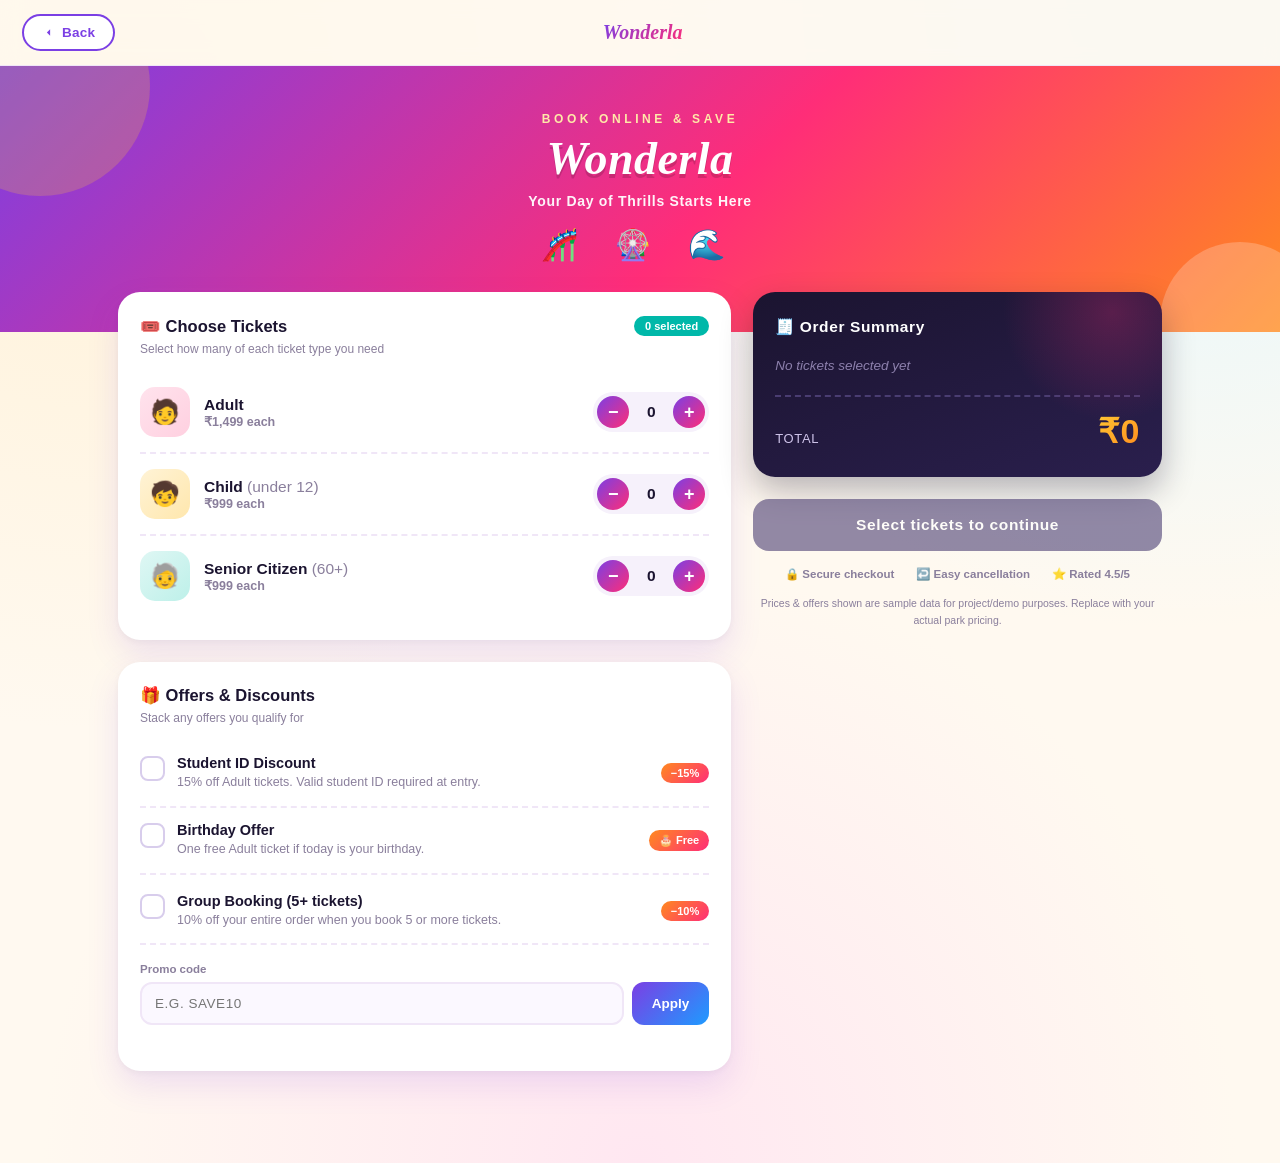
<file: Booktickets.html>
<!DOCTYPE html>
<html lang="en">
<head>
<meta charset="UTF-8">
<meta name="viewport" content="width=device-width, initial-scale=1.0">
<title>Wonderla — Book Tickets</title>
<style>
  :root{
    --pink:#ff2d78;
    --pink-dark:#d4135f;
    --orange:#ff8a1e;
    --yellow:#ffc933;
    --teal:#00b8a9;
    --teal-dark:#00897e;
    --purple:#7b3fe4;
    --purple-dark:#5a23c4;
    --blue:#1e9bff;
    --ink:#1b1430;
    --paper:#fff9f0;
    --card:#ffffff;
    --muted:#8a7f9c;
    --line:#f0e6f7;
  }
  *{box-sizing:border-box;}
  html{scroll-behavior:smooth;}
  body{
    margin:0;
    font-family:'Trebuchet MS', 'Segoe UI', sans-serif;
    background:
      radial-gradient(circle at 8% 8%, #fff1d6 0%, transparent 40%),
      radial-gradient(circle at 92% 0%, #e0f7ff 0%, transparent 38%),
      radial-gradient(circle at 50% 100%, #ffe7f1 0%, transparent 45%),
      var(--paper);
    color:var(--ink);
  }

  /* NAVBAR */
  .navbar{
    position:sticky;
    top:0;
    z-index:50;
    display:flex;
    align-items:center;
    justify-content:space-between;
    padding:14px 22px;
    background:rgba(255,249,240,.85);
    backdrop-filter:blur(10px);
    border-bottom:1px solid var(--line);
  }
  .back-btn{
    display:inline-flex;
    align-items:center;
    gap:7px;
    background:#fff;
    color:var(--purple);
    border:2px solid var(--purple);
    font-family:inherit;
    font-weight:bold;
    font-size:13.5px;
    letter-spacing:.02em;
    padding:9px 18px;
    border-radius:30px;
    cursor:pointer;
    transition:.18s ease;
  }
  .back-btn:hover{ background:var(--purple); color:#fff; transform:translateX(-2px); }
  .back-btn:active{ transform:scale(.95); }
  .back-btn svg{ width:13px; height:13px; fill:currentColor; }
  .nav-logo{
    font-family:Georgia, serif;
    font-weight:900;
    font-style:italic;
    font-size:20px;
    background:linear-gradient(135deg, var(--purple), var(--pink));
    -webkit-background-clip:text;
    background-clip:text;
    color:transparent;
  }
  .nav-spacer{ width:88px; } /* balance flex */

  /* HERO */
  .hero{
    background:linear-gradient(135deg, var(--purple) 0%, var(--pink) 55%, var(--orange) 100%);
    padding:46px 20px 70px;
    text-align:center;
    position:relative;
    overflow:hidden;
  }
  .hero::before, .hero::after{
    content:"";
    position:absolute;
    border-radius:50%;
    opacity:.22;
  }
  .hero::before{ width:220px;height:220px; background:var(--yellow); top:-90px; left:-70px; }
  .hero::after{ width:160px;height:160px; background:#fff; bottom:-70px; right:-40px; }
  .hero .eyebrow{
    color:#ffe9a8;
    font-size:12px;
    font-weight:bold;
    letter-spacing:.3em;
    text-transform:uppercase;
    position:relative;
  }
  .hero .logo{
    font-family:Georgia, serif;
    font-weight:900;
    font-style:italic;
    font-size:46px;
    color:#fff;
    letter-spacing:.01em;
    text-shadow:0 4px 0 rgba(0,0,0,.15);
    margin-top:6px;
    position:relative;
  }
  .hero .tagline{
    color:#fff;
    font-size:14px;
    opacity:.95;
    margin-top:8px;
    font-weight:bold;
    letter-spacing:.05em;
    position:relative;
  }
  .hero .ride-row{
    margin-top:18px;
    font-size:30px;
    letter-spacing:14px;
    position:relative;
    animation:float 3.5s ease-in-out infinite;
  }
  @keyframes float{
    0%,100%{ transform:translateY(0); }
    50%{ transform:translateY(-8px); }
  }

  /* LAYOUT */
  .wrap{
    max-width:1080px;
    margin:0 auto;
    padding:0 18px 70px;
    margin-top:-40px;
    position:relative;
    display:grid;
    grid-template-columns:1fr;
    gap:22px;
  }
  @media(min-width:860px){
    .wrap{
      grid-template-columns:1.5fr 1fr;
      align-items:start;
    }
    .receipt-col{
      position:sticky;
      top:84px;
    }
  }

  /* CARD */
  .card{
    background:var(--card);
    border-radius:22px;
    padding:24px 22px;
    margin-bottom:22px;
    box-shadow:0 14px 32px rgba(123,63,228,.13), 0 2px 6px rgba(0,0,0,.04);
    position:relative;
  }
  .card h2{
    font-size:16.5px;
    margin:0 0 18px;
    display:flex;
    align-items:center;
    gap:8px;
    color:var(--ink);
  }
  .card h2 .badge{
    margin-left:auto;
    background:var(--teal);
    color:#fff;
    font-size:11px;
    font-weight:bold;
    padding:4px 11px;
    border-radius:20px;
  }
  .card .subtitle{
    font-size:12px;
    color:var(--muted);
    margin:-12px 0 16px;
  }

  /* TICKET ROW */
  .row{
    display:flex;
    align-items:center;
    gap:14px;
    padding:15px 0;
    border-bottom:2px dashed var(--line);
    transition:.15s;
  }
  .row:last-child{ border-bottom:none; }
  .row .icon{
    width:50px;height:50px;
    border-radius:15px;
    display:flex;align-items:center;justify-content:center;
    font-size:24px;
    flex-shrink:0;
  }
  .row[data-type="adult"] .icon{ background:linear-gradient(135deg,#ffe3ed,#ffd0e0); }
  .row[data-type="child"] .icon{ background:linear-gradient(135deg,#fff3d6,#ffe7ad); }
  .row[data-type="senior"] .icon{ background:linear-gradient(135deg,#dff7f4,#bdf0e9); }

  .row-info{ flex:1; min-width:0; }
  .row-info .name{ font-weight:bold; font-size:15.5px; }
  .row-info .price{ font-size:12.5px; color:var(--muted); font-weight:600; }

  .stepper{
    display:flex;
    align-items:center;
    gap:9px;
    background:#f6f1fb;
    border-radius:30px;
    padding:4px;
  }
  .stepper button{
    width:32px; height:32px;
    border-radius:50%;
    border:none;
    background:linear-gradient(135deg, var(--purple), var(--pink));
    color:#fff;
    font-size:18px;
    font-weight:bold;
    cursor:pointer;
    line-height:1;
    display:flex;align-items:center;justify-content:center;
    transition:.12s;
  }
  .stepper button:hover{ filter:brightness(1.1); transform:scale(1.05); }
  .stepper button:active{ transform:scale(.92); }
  .stepper .count{
    width:26px;
    text-align:center;
    font-weight:bold;
    font-size:15.5px;
  }

  /* OFFERS */
  .offer{
    display:flex;
    align-items:flex-start;
    gap:12px;
    padding:14px 0;
    border-bottom:2px dashed var(--line);
    cursor:pointer;
  }
  .offer:last-child{ border-bottom:none; }
  .offer .check{
    width:25px;height:25px;
    border-radius:8px;
    border:2.5px solid #d8cdec;
    flex-shrink:0;
    margin-top:1px;
    display:flex;align-items:center;justify-content:center;
    font-size:14px;
    color:#fff;
    transition:.15s;
  }
  .offer input{ display:none; }
  .offer input:checked ~ .check{
    background:linear-gradient(135deg, var(--teal), var(--teal-dark));
    border-color:var(--teal-dark);
  }
  .offer input:checked ~ .check::after{ content:"✓"; }
  .offer .otext{ flex:1; }
  .offer .otext .name{ font-weight:bold; font-size:14.5px; }
  .offer .otext .desc{ font-size:12.5px; color:var(--muted); line-height:1.5; margin-top:2px; }
  .offer .save{
    font-size:11px;
    font-weight:bold;
    color:#fff;
    background:linear-gradient(135deg, var(--orange), var(--pink));
    padding:4px 10px;
    border-radius:20px;
    white-space:nowrap;
    align-self:center;
  }

  .birthday-input{
    margin:0 0 0 37px;
    max-height:0;
    overflow:hidden;
    transition:max-height .25s ease;
  }
  .birthday-input.show{ max-height:80px; padding-bottom:10px; }
  .birthday-input label{
    font-size:11px; color:var(--muted); display:block; margin-bottom:5px; font-weight:bold;
  }
  .birthday-input input[type=date]{
    font-family:inherit;
    font-size:13px;
    padding:9px 11px;
    border-radius:10px;
    border:2px solid var(--line);
    background:#fbf8ff;
    width:100%;
    max-width:210px;
  }
  .hint{
    font-size:12px;
    margin:0 0 4px 37px;
    color:var(--pink-dark);
    font-weight:bold;
    max-height:0;
    overflow:hidden;
  }
  .hint.show{ max-height:40px; padding-bottom:4px; }

  .promo-row{ display:flex; gap:8px; margin-top:4px; }
  .promo-row input{
    flex:1;
    font-family:inherit;
    font-size:13.5px;
    padding:12px 13px;
    border-radius:12px;
    border:2px solid var(--line);
    background:#fbf8ff;
    text-transform:uppercase;
    letter-spacing:.04em;
  }
  .promo-row input:focus{ outline:none; border-color:var(--purple); }
  .promo-row button{
    font-family:inherit;
    font-size:13.5px;
    font-weight:bold;
    padding:0 20px;
    background:linear-gradient(135deg, var(--purple), var(--blue));
    color:#fff;
    border:none;
    border-radius:12px;
    cursor:pointer;
  }
  .promo-row button:hover{ filter:brightness(1.08); }
  .promo-msg{ font-size:12px; margin-top:8px; min-height:14px; font-weight:bold; }
  .promo-msg.ok{ color:var(--teal-dark); }
  .promo-msg.bad{ color:var(--pink-dark); }

  /* RECEIPT */
  .stub{
    background:linear-gradient(160deg, var(--ink) 0%, #2a1f4d 100%);
    color:#fff;
    border-radius:22px;
    padding:26px 22px;
    position:relative;
    overflow:hidden;
    box-shadow:0 14px 32px rgba(27,20,48,.3);
  }
  .stub::before{
    content:"";
    position:absolute;
    width:220px;height:220px;
    background:radial-gradient(circle, var(--pink) 0%, transparent 70%);
    opacity:.25;
    top:-90px; right:-60px;
  }
  .stub h2{
    font-size:15.5px;
    margin:0 0 16px;
    letter-spacing:.04em;
    position:relative;
  }
  .stub .line{
    display:flex;
    justify-content:space-between;
    font-size:13.5px;
    padding:6px 0;
    color:#cfc4ea;
    position:relative;
  }
  .stub .line.discount{ color:#7be8c9; }
  .stub .line.empty{ color:#8d80ad; font-style:italic; }
  .stub .total-rule{
    border-top:2px dashed #4a3d72;
    margin:16px 0 14px;
  }
  .stub .total{
    display:flex;
    justify-content:space-between;
    align-items:baseline;
    font-size:13px;
    letter-spacing:.05em;
    text-transform:uppercase;
    color:#cfc4ea;
    position:relative;
  }
  .stub .total .amt{
    font-size:34px;
    font-weight:900;
    background:linear-gradient(135deg, var(--yellow), var(--orange));
    -webkit-background-clip:text;
    background-clip:text;
    color:transparent;
  }
  .saved-banner{
    margin-top:16px;
    background:rgba(123,232,201,.15);
    border:1.5px solid #7be8c9;
    color:#7be8c9;
    font-size:13px;
    font-weight:bold;
    text-align:center;
    padding:10px;
    border-radius:12px;
    position:relative;
  }

  .confirm-btn{
    width:100%;
    margin-top:22px;
    background:linear-gradient(135deg, var(--orange), var(--pink) 60%, var(--purple));
    color:#fff;
    border:none;
    border-radius:16px;
    font-family:inherit;
    font-weight:bold;
    font-size:15.5px;
    letter-spacing:.04em;
    padding:17px;
    cursor:pointer;
    box-shadow:0 10px 24px rgba(255,45,120,.35);
    transition:.15s;
  }
  .confirm-btn:hover:not(:disabled){ filter:brightness(1.06); transform:translateY(-2px); box-shadow:0 14px 30px rgba(255,45,120,.45); }
  .confirm-btn:active:not(:disabled){ transform:translateY(0); }
  .confirm-btn:disabled{ background:#4a3d72; box-shadow:none; cursor:not-allowed; opacity:.6; }

  .note{
    text-align:center;
    font-size:10.5px;
    color:var(--muted);
    margin-top:14px;
    line-height:1.6;
  }

  /* trust strip */
  .trust{
    display:flex;
    justify-content:center;
    gap:22px;
    flex-wrap:wrap;
    margin-top:16px;
    font-size:11.5px;
    color:var(--muted);
    font-weight:bold;
  }
  .trust span{ display:flex; align-items:center; gap:5px; }
</style>
</head>
<body>

  <nav class="navbar">
    <button class="back-btn" onclick="window.history.back()">
      <svg viewBox="0 0 24 24"><path d="M15 18l-6-6 6-6v12z"/></svg>
      Back
    </button>
    <span class="nav-logo">Wonderla</span>
    <span class="nav-spacer"></span>
  </nav>

  <div class="hero">
    <div class="eyebrow">Book Online &amp; Save</div>
    <div class="logo">Wonderla</div>
    <div class="tagline">Your Day of Thrills Starts Here</div>
    <div class="ride-row">🎢 🎡 🌊</div>
  </div>

  <div class="wrap">

    <div class="left-col">
      <!-- TICKET SELECTION -->
      <div class="card tickets">
        <h2>🎟️ Choose Tickets <span class="badge" id="ticketTag">0 selected</span></h2>
        <div class="subtitle">Select how many of each ticket type you need</div>

        <div class="row" data-type="adult">
          <div class="icon">🧑</div>
          <div class="row-info">
            <div class="name">Adult</div>
            <div class="price">₹1,499 each</div>
          </div>
          <div class="stepper">
            <button type="button" data-action="dec">−</button>
            <span class="count" id="count-adult">0</span>
            <button type="button" data-action="inc">+</button>
          </div>
        </div>

        <div class="row" data-type="child">
          <div class="icon">🧒</div>
          <div class="row-info">
            <div class="name">Child <span style="font-weight:normal;color:var(--muted);">(under 12)</span></div>
            <div class="price">₹999 each</div>
          </div>
          <div class="stepper">
            <button type="button" data-action="dec">−</button>
            <span class="count" id="count-child">0</span>
            <button type="button" data-action="inc">+</button>
          </div>
        </div>

        <div class="row" data-type="senior">
          <div class="icon">🧓</div>
          <div class="row-info">
            <div class="name">Senior Citizen <span style="font-weight:normal;color:var(--muted);">(60+)</span></div>
            <div class="price">₹999 each</div>
          </div>
          <div class="stepper">
            <button type="button" data-action="dec">−</button>
            <span class="count" id="count-senior">0</span>
            <button type="button" data-action="inc">+</button>
          </div>
        </div>
      </div>

      <!-- OFFERS -->
      <div class="card">
        <h2>🎁 Offers &amp; Discounts</h2>
        <div class="subtitle">Stack any offers you qualify for</div>

        <label class="offer">
          <input type="checkbox" id="offerStudent">
          <span class="check"></span>
          <div class="otext">
            <div class="name">Student ID Discount</div>
            <div class="desc">15% off Adult tickets. Valid student ID required at entry.</div>
          </div>
          <div class="save">−15%</div>
        </label>

        <label class="offer">
          <input type="checkbox" id="offerBirthday">
          <span class="check"></span>
          <div class="otext">
            <div class="name">Birthday Offer</div>
            <div class="desc">One free Adult ticket if today is your birthday.</div>
          </div>
          <div class="save">🎂 Free</div>
        </label>
        <div class="birthday-input" id="birthdayBox">
          <label for="dob">Your date of birth</label>
          <input type="date" id="dob">
        </div>
        <div class="hint" id="birthdayHint"></div>

        <label class="offer">
          <input type="checkbox" id="offerGroup">
          <span class="check"></span>
          <div class="otext">
            <div class="name">Group Booking (5+ tickets)</div>
            <div class="desc">10% off your entire order when you book 5 or more tickets.</div>
          </div>
          <div class="save">−10%</div>
        </label>

        <div style="margin-top:18px;">
          <label style="font-size:11.5px;color:var(--muted);display:block;margin-bottom:7px;font-weight:bold;">Promo code</label>
          <div class="promo-row">
            <input type="text" id="promoInput" placeholder="e.g. SAVE10" maxlength="20">
            <button type="button" id="promoBtn">Apply</button>
          </div>
          <div class="promo-msg" id="promoMsg"></div>
        </div>
      </div>
    </div>

    <div class="receipt-col">
      <!-- RECEIPT -->
      <div class="stub">
        <h2>🧾 Order Summary</h2>
        <div id="lineItems"><div class="line empty">No tickets selected yet</div></div>
        <div id="discountItems"></div>
        <div class="total-rule"></div>
        <div class="total">
          <span>Total</span>
          <span class="amt" id="totalAmt">₹0</span>
        </div>
        <div class="saved-banner" id="savedBanner" style="display:none;"></div>
      </div>

      <button class="confirm-btn" id="confirmBtn" disabled>Select tickets to continue</button>
      <div class="trust">
        <span>🔒 Secure checkout</span>
        <span>↩️ Easy cancellation</span>
        <span>⭐ Rated 4.5/5</span>
      </div>
      <div class="note">Prices &amp; offers shown are sample data for project/demo purposes. Replace with your actual park pricing.</div>
    </div>

  </div>

<script>
const PRICES = { adult: 1499, child: 999, senior: 999 };
const NAMES = { adult: 'Adult', child: 'Child', senior: 'Senior Citizen' };
const counts = { adult: 0, child: 0, senior: 0 };

const PROMO_CODES = {
  'SAVE10':  { type: 'percent', value: 10, label: 'Promo SAVE10' },
  'WELCOME50': { type: 'flat', value: 50, label: 'Promo WELCOME50' }
};
let appliedPromo = null;

document.querySelectorAll('.stepper').forEach(stepper => {
  const type = stepper.closest('.row').dataset.type;
  stepper.querySelector('[data-action="inc"]').addEventListener('click', () => {
    counts[type]++;
    render();
  });
  stepper.querySelector('[data-action="dec"]').addEventListener('click', () => {
    if (counts[type] > 0) counts[type]--;
    render();
  });
});

const offerStudent = document.getElementById('offerStudent');
const offerBirthday = document.getElementById('offerBirthday');
const offerGroup = document.getElementById('offerGroup');
const birthdayBox = document.getElementById('birthdayBox');
const birthdayHint = document.getElementById('birthdayHint');
const dobInput = document.getElementById('dob');

offerStudent.addEventListener('change', render);
offerGroup.addEventListener('change', render);
offerBirthday.addEventListener('change', () => {
  birthdayBox.classList.toggle('show', offerBirthday.checked);
  render();
});
dobInput.addEventListener('change', render);

document.getElementById('promoBtn').addEventListener('click', () => {
  const input = document.getElementById('promoInput');
  const code = input.value.trim().toUpperCase();
  const msg = document.getElementById('promoMsg');
  if (!code) { msg.textContent = ''; return; }
  if (PROMO_CODES[code]) {
    appliedPromo = { code, ...PROMO_CODES[code] };
    msg.textContent = `Applied: ${appliedPromo.label}`;
    msg.className = 'promo-msg ok';
  } else {
    appliedPromo = null;
    msg.textContent = 'Invalid or expired promo code.';
    msg.className = 'promo-msg bad';
  }
  render();
});

function isBirthdayToday(dateStr) {
  if (!dateStr) return false;
  const d = new Date(dateStr + 'T00:00:00');
  const today = new Date();
  return d.getMonth() === today.getMonth() && d.getDate() === today.getDate();
}

function fmt(n) {
  return '₹' + Math.round(n).toLocaleString('en-IN');
}

function render() {
  let totalTickets = 0;
  Object.keys(counts).forEach(type => {
    document.getElementById('count-' + type).textContent = counts[type];
    totalTickets += counts[type];
  });
  document.getElementById('ticketTag').textContent = totalTickets + ' selected';

  const lineEl = document.getElementById('lineItems');
  lineEl.innerHTML = '';
  let subtotal = 0;
  Object.keys(counts).forEach(type => {
    if (counts[type] > 0) {
      const lineTotal = counts[type] * PRICES[type];
      subtotal += lineTotal;
      const div = document.createElement('div');
      div.className = 'line';
      div.innerHTML = `<span>${NAMES[type]} × ${counts[type]}</span><span>${fmt(lineTotal)}</span>`;
      lineEl.appendChild(div);
    }
  });
  if (totalTickets === 0) {
    lineEl.innerHTML = '<div class="line empty">No tickets selected yet</div>';
  }

  const discEl = document.getElementById('discountItems');
  discEl.innerHTML = '';
  let totalSaved = 0;
  let runningTotal = subtotal;

  if (offerStudent.checked && counts.adult > 0) {
    const adultSubtotal = counts.adult * PRICES.adult;
    const disc = adultSubtotal * 0.15;
    totalSaved += disc;
    runningTotal -= disc;
    addDiscountLine(discEl, 'Student ID (−15% adult)', disc);
  }

  let birthdayHintText = '';
  if (offerBirthday.checked) {
    if (!dobInput.value) {
      birthdayHintText = 'Enter your date of birth to check eligibility.';
    } else if (!isBirthdayToday(dobInput.value)) {
      birthdayHintText = "Doesn't look like today's your birthday — offer not applied.";
    } else if (counts.adult === 0) {
      birthdayHintText = 'Happy birthday! Add an Adult ticket to use this offer.';
    } else {
      const disc = PRICES.adult;
      totalSaved += disc;
      runningTotal -= disc;
      addDiscountLine(discEl, 'Birthday Offer (1 free adult)', disc);
      birthdayHintText = '🎉 Happy birthday! One Adult ticket is on us.';
    }
  }
  birthdayHint.textContent = birthdayHintText;
  birthdayHint.classList.toggle('show', !!birthdayHintText);

  if (offerGroup.checked && totalTickets >= 5) {
    const disc = runningTotal * 0.10;
    totalSaved += disc;
    runningTotal -= disc;
    addDiscountLine(discEl, 'Group Booking (−10%)', disc);
  }

  if (appliedPromo && totalTickets > 0) {
    let disc = 0;
    if (appliedPromo.type === 'percent') disc = runningTotal * (appliedPromo.value / 100);
    else disc = Math.min(appliedPromo.value, runningTotal);
    totalSaved += disc;
    runningTotal -= disc;
    addDiscountLine(discEl, appliedPromo.label, disc);
  }

  if (runningTotal < 0) runningTotal = 0;

  document.getElementById('totalAmt').textContent = fmt(runningTotal);

  const banner = document.getElementById('savedBanner');
  if (totalSaved > 0.5) {
    banner.style.display = 'block';
    banner.textContent = `🎉 You're saving ${fmt(totalSaved)} on this order!`;
  } else {
    banner.style.display = 'none';
  }

  const confirmBtn = document.getElementById('confirmBtn');
  if (totalTickets > 0) {
    confirmBtn.disabled = false;
    confirmBtn.textContent = `Confirm Booking — ${fmt(runningTotal)}`;
  } else {
    confirmBtn.disabled = true;
    confirmBtn.textContent = 'Select tickets to continue';
  }
}

function addDiscountLine(container, label, amount) {
  const div = document.createElement('div');
  div.className = 'line discount';
  div.innerHTML = `<span>${label}</span><span>−${fmt(amount)}</span>`;
  container.appendChild(div);
}

document.getElementById('confirmBtn').addEventListener('click', () => {
  alert('Booking confirmed! 🎢 (This is a demo — no real payment was processed.)');
});

render();

</script>
</body>
</html>
</file>
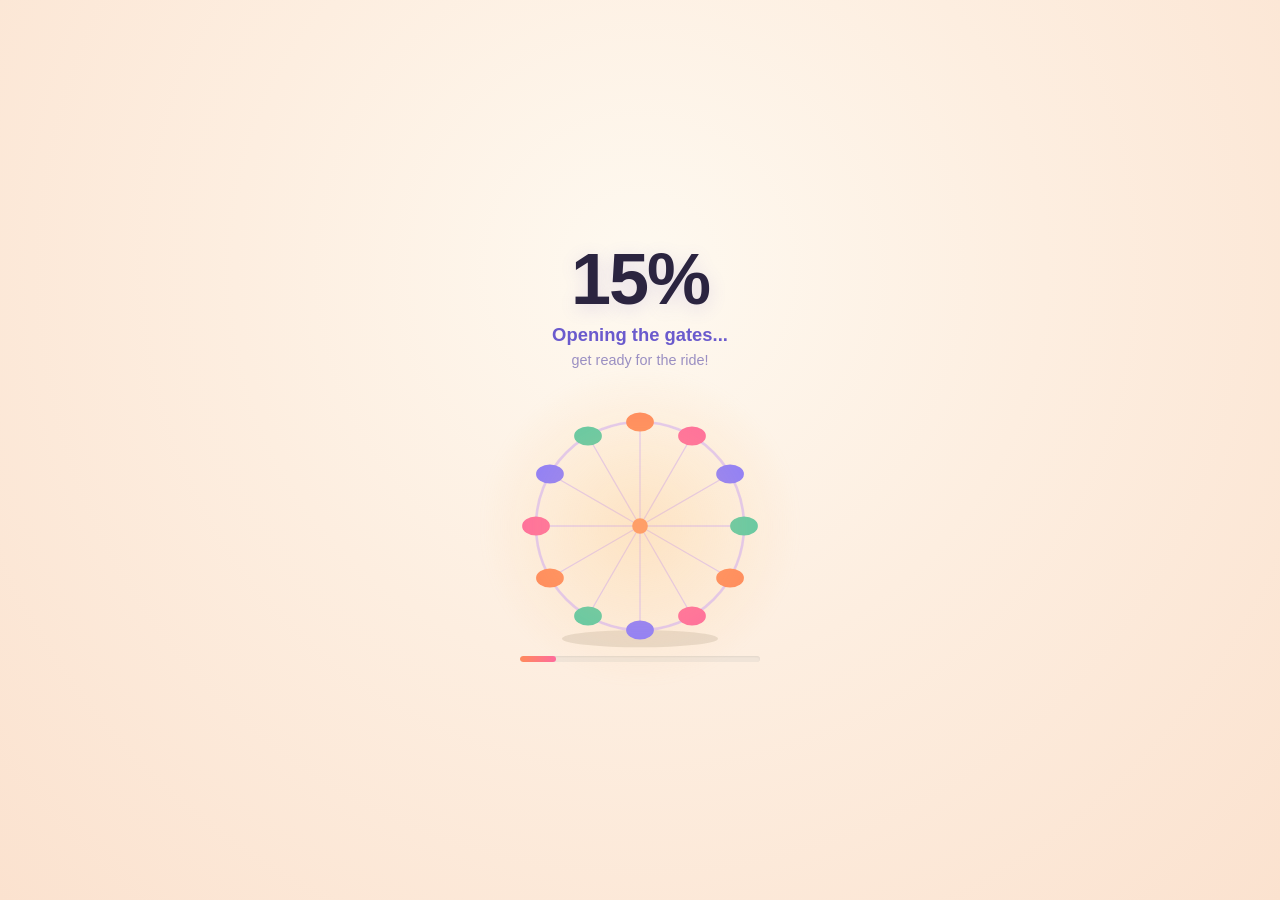
<file: loader.html>
<!DOCTYPE html>
<html lang="en">
<head>
<meta charset="UTF-8">
<meta name="viewport" content="width=device-width, initial-scale=1.0">
<title>Loading Screen</title>
<style>
  * { box-sizing: border-box; }

  body {
    display: flex;
    flex-direction: column;
    align-items: center;
    justify-content: center;
    height: 100vh;
    margin: 0;
    background: radial-gradient(circle at 50% 30%, #fef9f0 0%, #fdeee0 45%, #fbe2cf 100%);
    font-family: 'Segoe UI', Roboto, Helvetica, Arial, sans-serif;
    overflow: hidden;
  }

  .loader-container {
    text-align: center;
    position: relative;
  }

  .percentage {
    font-size: 4.5rem;
    font-weight: 800;
    color: #2b2440;
    margin-bottom: 4px;
    letter-spacing: -2px;
    text-shadow: 0 4px 18px rgba(110, 90, 200, 0.18);
    font-variant-numeric: tabular-nums;
  }

  .message {
    font-size: 1.15rem;
    font-weight: 600;
    color: #6a5acd;
    margin-bottom: 6px;
    transition: opacity 0.3s ease;
  }

  .subtext {
    font-size: 0.9rem;
    font-weight: 400;
    color: #9a8fc2;
    margin-bottom: 28px;
  }

  .wheel-wrap {
    position: relative;
    width: 260px;
    height: 260px;
    margin: 0 auto;
  }

  .sky-glow {
    position: absolute;
    inset: -30px;
    border-radius: 50%;
    background: radial-gradient(circle, rgba(255, 200, 130, 0.35) 0%, rgba(255, 200, 130, 0) 70%);
    filter: blur(4px);
  }

  .ferris-wheel-group {
    transform-origin: 150px 150px;
    animation: spin 9s linear infinite;
  }

  .cabin-group {
    transform-origin: 150px 150px;
    animation: counterspin 9s linear infinite;
  }

  @keyframes spin {
    from { transform: rotate(0deg); }
    to { transform: rotate(360deg); }
  }

  @keyframes counterspin {
    from { transform: rotate(0deg); }
    to { transform: rotate(-360deg); }
  }

  .hub {
    animation: pulseHub 2s ease-in-out infinite;
  }

  @keyframes pulseHub {
    0%, 100% { r: 9; }
    50% { r: 11; }
  }

  .base-shadow {
    fill: rgba(80, 60, 30, 0.12);
  }

  .progress-track {
    width: 240px;
    height: 6px;
    background: #f0e4d8;
    border-radius: 999px;
    margin: 0 auto;
    overflow: hidden;
    box-shadow: inset 0 1px 2px rgba(0,0,0,0.06);
  }

  .progress-fill {
    height: 100%;
    width: 66%;
    border-radius: 999px;
    background: linear-gradient(90deg, #ff8a5b, #ff6b9d 50%, #8a7bff);
    background-size: 200% 100%;
    animation: shimmer 2.4s linear infinite;
  }

  @keyframes shimmer {
    0% { background-position: 0% 0%; }
    100% { background-position: 200% 0%; }
  }
</style>
</head>
<body>

  <div class="loader-container">
    <div class="percentage" id="pct">66%</div>
    <div class="message" id="msg">Strapping you in...</div>
    <div class="subtext">get ready for the ride!</div>

    <div class="wheel-wrap">
      <div class="sky-glow"></div>
      <svg width="260" height="260" viewBox="0 0 300 300" xmlns="http://www.w3.org/2000/svg">
        <ellipse class="base-shadow" cx="150" cy="280" rx="90" ry="10"/>

        <g class="ferris-wheel-group">
          <circle cx="150" cy="150" r="120" stroke="#caa8ff" stroke-width="3" fill="none" opacity="0.55"/>
          <g stroke="#caa8ff" stroke-width="1.5" opacity="0.55">
            <line x1="150" y1="150" x2="150" y2="30" />
            <line x1="150" y1="150" x2="210" y2="46.1" />
            <line x1="150" y1="150" x2="253.9" y2="90" />
            <line x1="150" y1="150" x2="270" y2="150" />
            <line x1="150" y1="150" x2="253.9" y2="210" />
            <line x1="150" y1="150" x2="210" y2="253.9" />
            <line x1="150" y1="150" x2="150" y2="270" />
            <line x1="150" y1="150" x2="90" y2="253.9" />
            <line x1="150" y1="150" x2="46.1" y2="210" />
            <line x1="150" y1="150" x2="30" y2="150" />
            <line x1="150" y1="150" x2="46.1" y2="90" />
            <line x1="150" y1="150" x2="90" y2="46.1" />
          </g>
          <circle class="hub" cx="150" cy="150" r="9" fill="#ff8a5b"/>
        </g>

        <g class="cabin-group">
          <ellipse cx="150" cy="30" rx="16" ry="11" fill="#ff8a5b"/>
          <ellipse cx="210" cy="46.1" rx="16" ry="11" fill="#ff6b9d"/>
          <ellipse cx="253.9" cy="90" rx="16" ry="11" fill="#8a7bff"/>
          <ellipse cx="270" cy="150" rx="16" ry="11" fill="#5dcaa5"/>
          <ellipse cx="253.9" cy="210" rx="16" ry="11" fill="#ff8a5b"/>
          <ellipse cx="210" cy="253.9" rx="16" ry="11" fill="#ff6b9d"/>
          <ellipse cx="150" cy="270" rx="16" ry="11" fill="#8a7bff"/>
          <ellipse cx="90" cy="253.9" rx="16" ry="11" fill="#5dcaa5"/>
          <ellipse cx="46.1" cy="210" rx="16" ry="11" fill="#ff8a5b"/>
          <ellipse cx="30" cy="150" rx="16" ry="11" fill="#ff6b9d"/>
          <ellipse cx="46.1" cy="90" rx="16" ry="11" fill="#8a7bff"/>
          <ellipse cx="90" cy="46.1" rx="16" ry="11" fill="#5dcaa5"/>
        </g>
      </svg>
    </div>

    <div class="progress-track">
      <div class="progress-fill" id="progressFill"></div>
    </div>
  </div>

  <script>
    var pctEl = document.getElementById('pct');
    var msgEl = document.getElementById('msg');
    var fillEl = document.getElementById('progressFill');

    var messages = [
      [0, 'Opening the gates...'],
      [25, 'Buying your tickets...'],
      [50, 'Strapping you in...'],
      [75, 'Climbing to the top...'],
      [95, 'Almost there...'],
      [100, 'Enjoy the ride!']
    ];

    var duration = 4000;
    var startTime = null;

    function ease(t) { 
        return t < 0.5 ? 2 * t * t : 1 - Math.pow(-2 * t + 2, 2) / 2
         }

    function frame(ts) {
      if (!startTime) startTime = ts;
      var elapsed = ts - startTime;
      var t = Math.min(elapsed / duration, 1);
      var pct = Math.round(ease(t) * 100);

      pctEl.textContent = pct + '%';
      fillEl.style.width = pct + '%';

      var current = messages[0][1];
      for (var i = 0; i < messages.length; i++) {
        if (pct >= messages[i][0]) current = messages[i][1];
      }
      msgEl.textContent = current;

      if (t < 1) {
        requestAnimationFrame(frame);
      } else {
        setTimeout(function () {
          window.location.href = "index6.html"; 
        }, 400);
      }
    }
    requestAnimationFrame(frame);
  </script>

</body>
</html>
</file>
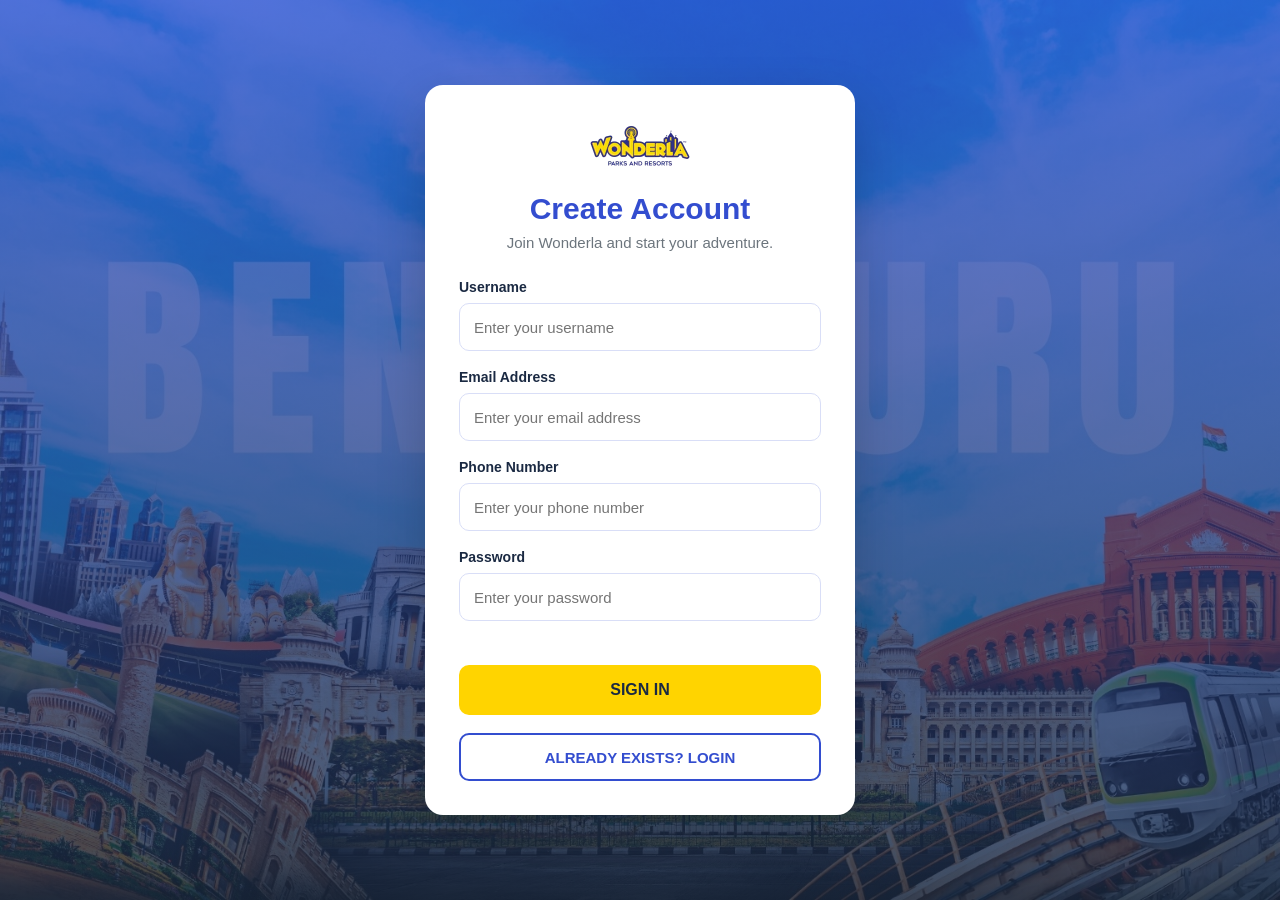
<file: registration.html>
<!DOCTYPE html>
<html lang="en">
<head>
  <meta charset="UTF-8">
  <meta name="viewport" content="width=device-width, initial-scale=1.0">
  <title>Wonderla Registration</title>
  <link rel="stylesheet" href="./registration.css">
</head>
<body>
  <main class="registration-page">
    <section class="registration-card">
      <div class="brand">
        <img src="./wonderla_logo_.png" alt="Wonderla logo">
        <h1>Create Account</h1>
        <p>Join Wonderla and start your adventure.</p>
      </div>

      <form class="registration-form" onsubmit="registerUser(event)">
        <div class="form-group">
          <label for="reg-username">Username</label>
          <input type="text" id="reg-username" name="username" placeholder="Enter your username" required>
        </div>

        <div class="form-group">
          <label for="reg-email">Email Address</label>
          <input type="email" id="reg-email" name="email" placeholder="Enter your email address" required>
        </div>

        <div class="form-group">
          <label for="reg-phone">Phone Number</label>
          <input type="tel" id="reg-phone" name="phone" placeholder="Enter your phone number" required>
        </div>

        <div class="form-group">
          <label for="reg-password">Password</label>
          <input type="password" id="reg-password" name="password" placeholder="Enter your password" required>
        </div>
           <span id = "reg-error" class="error-msg"></span>
        <button type="submit" class="signin-btn" >SIGN IN</button>
        <a href="./index.html" class="login-btn">ALREADY EXISTS? LOGIN</a>
      </form>
    </section>
  </main>

  <script src="./main.js"></script>
</body>
</html>
</file>
<file: registration.css>
* {
  margin: 0;
  padding: 0;
  box-sizing: border-box;
  font-family: "Segoe UI", Arial, sans-serif;
}

body {
  min-height: 100vh;
  background: #f6f8ff;
  color: #1a2942;
}

.registration-page {
  min-height: 100vh;
  display: flex;
  align-items: center;
  justify-content: center;
  padding: 24px;
  background:
    linear-gradient(rgba(51, 77, 207, 0.72), rgba(26, 41, 66, 0.72)),
    url("./bangalore-mainpage2.png") center/cover no-repeat;
}

.registration-card {
  width: 100%;
  max-width: 430px;
  padding: 34px;
  border-radius: 18px;
  background: #ffffff;
  box-shadow: 0 20px 50px rgba(0, 0, 0, 0.18);
}

.brand {
  text-align: center;
  margin-bottom: 28px;
}

.brand img {
  width: 128px;
  margin: 0 auto 16px;
  display: block;
}

.brand h1 {
  font-size: 30px;
  color: #334dcf;
  margin-bottom: 8px;
}

.brand p {
  color: #6c757d;
  font-size: 15px;
}

.registration-form {
  display: flex;
  flex-direction: column;
  gap: 18px;
}

.form-group {
  display: flex;
  flex-direction: column;
  gap: 8px;
}

.form-group label {
  font-size: 14px;
  font-weight: 700;
  color: #1a2942;
}

.form-group input {
  width: 100%;
  height: 48px;
  border: 1px solid #d9def7;
  border-radius: 10px;
  padding: 0 14px;
  font-size: 15px;
  color: #1a2942;
  outline: none;
  transition: border-color 0.2s ease, box-shadow 0.2s ease;
}

.form-group input:focus {
  border-color: #334dcf;
  box-shadow: 0 0 0 4px rgba(51, 77, 207, 0.12);
}

.signin-btn {
  height: 50px;
  border: none;
  border-radius: 10px;
  background: #ffd400;
  color: #1a2942;
  font-size: 16px;
  font-weight: 800;
  cursor: pointer;
  margin-top: 8px;
  transition: transform 0.2s ease, background 0.2s ease;
}

.signin-btn:hover {
  background: #f3c900;
  transform: translateY(-2px);
}

.login-btn {
  height: 48px;
  border: 2px solid #334dcf;
  border-radius: 10px;
  color: #334dcf;
  background: #ffffff;
  display: flex;
  align-items: center;
  justify-content: center;
  text-decoration: none;
  font-size: 15px;
  font-weight: 800;
  transition: color 0.2s ease, background 0.2s ease, transform 0.2s ease;
}

.login-btn:hover {
  color: #ffffff;
  background: #334dcf;
  transform: translateY(-2px);
}

@media (max-width: 480px) {
  .registration-page {
    padding: 16px;
  }

  .registration-card {
    padding: 26px 20px;
  }

  .brand h1 {
    font-size: 26px;
  }
}
</file>
